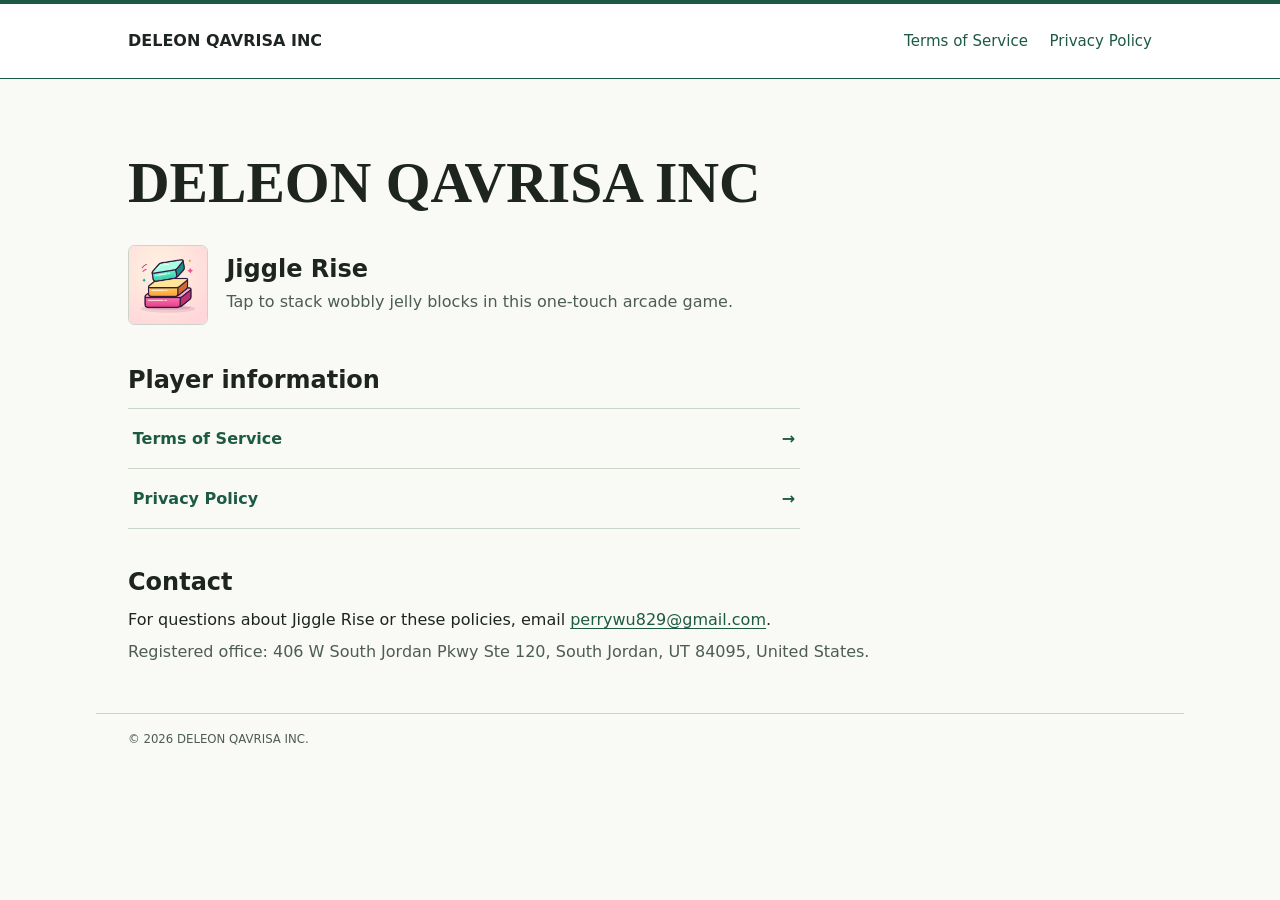
<file: index.html>
<!doctype html>
<html lang="en-US">
<head>
  <meta charset="utf-8">
  <meta name="viewport" content="width=device-width, initial-scale=1">
  <meta name="description" content="DELEON QAVRISA INC, publisher of Jiggle Rise. Game policies and support.">
  <title>DELEON QAVRISA INC | Jiggle Rise</title>
  <link rel="icon" href="./jigglerise.png" type="image/png">
  <link rel="stylesheet" href="./site.css">
</head>
<body>
  <a class="skip" href="#main">Skip to content</a>
  <header class="masthead">
    <div class="frame header-inner">
      <a class="brand" href="./index.html" aria-current="page">DELEON QAVRISA INC</a>
      <nav aria-label="Main navigation"><a href="./terms.html">Terms of Service</a><a href="./privacy.html">Privacy Policy</a></nav>
    </div>
  </header>
  <main id="main" class="frame">
    <section class="overview" aria-labelledby="company">
      <h1 id="company">DELEON QAVRISA INC</h1>
      <div class="game">
        <img src="./jigglerise.png" alt="Three colorful jelly blocks stacked at an angle" width="96" height="96">
        <div><h2>Jiggle Rise</h2><p>Tap to stack wobbly jelly blocks in this one-touch arcade game.</p></div>
      </div>
    </section>
    <section class="directory" aria-labelledby="player-info">
      <h2 id="player-info">Player information</h2>
      <a class="directory-link" href="./terms.html"><span>Terms of Service</span><span aria-hidden="true">&rarr;</span></a>
      <a class="directory-link" href="./privacy.html"><span>Privacy Policy</span><span aria-hidden="true">&rarr;</span></a>
    </section>
    <section class="contact" id="contact" aria-labelledby="contact-title">
      <h2 id="contact-title">Contact</h2>
      <p>For questions about Jiggle Rise or these policies, email <a href="mailto:perrywu829@gmail.com">perrywu829@gmail.com</a>.</p>
      <address>Registered office: 406 W South Jordan Pkwy Ste 120, South Jordan, UT 84095, United States.</address>
    </section>
  </main>
  <footer class="frame page-footer"><small>&copy; 2026 DELEON QAVRISA INC.</small></footer>
</body>
</html>
</file>
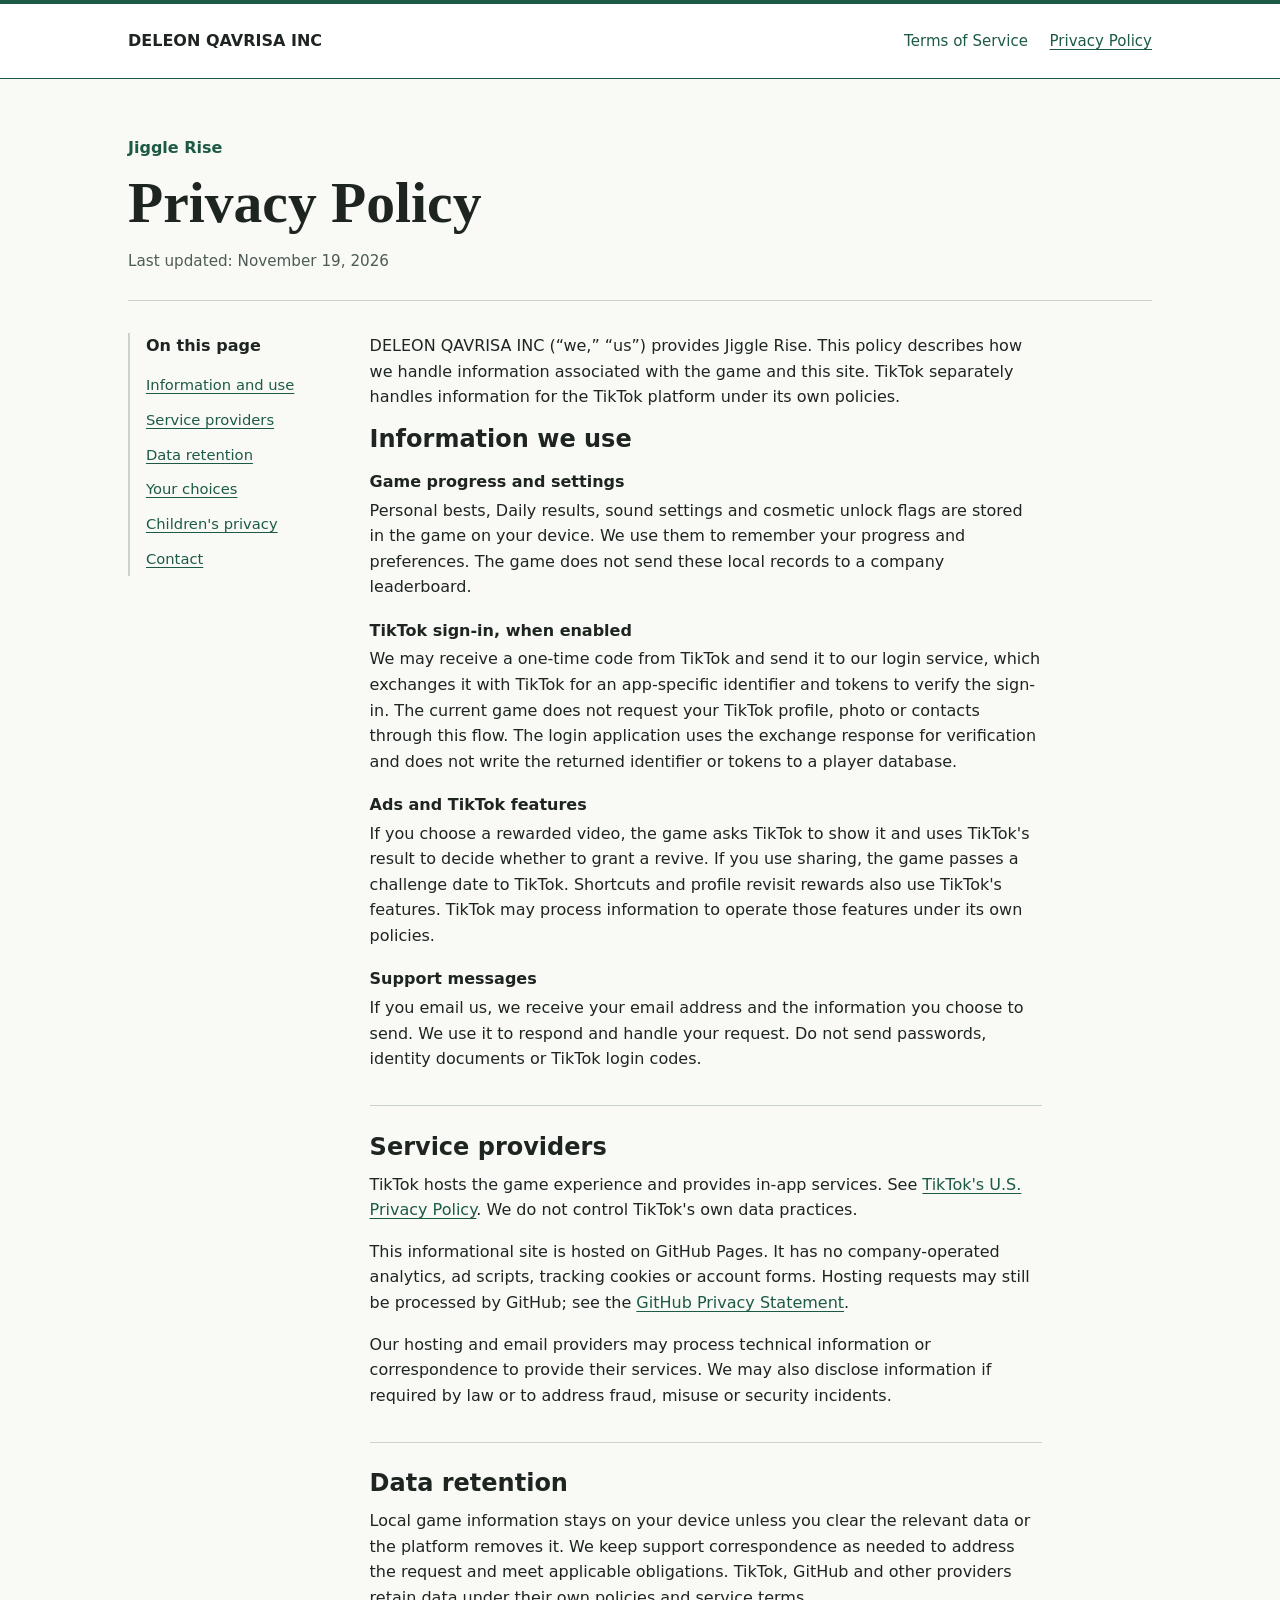
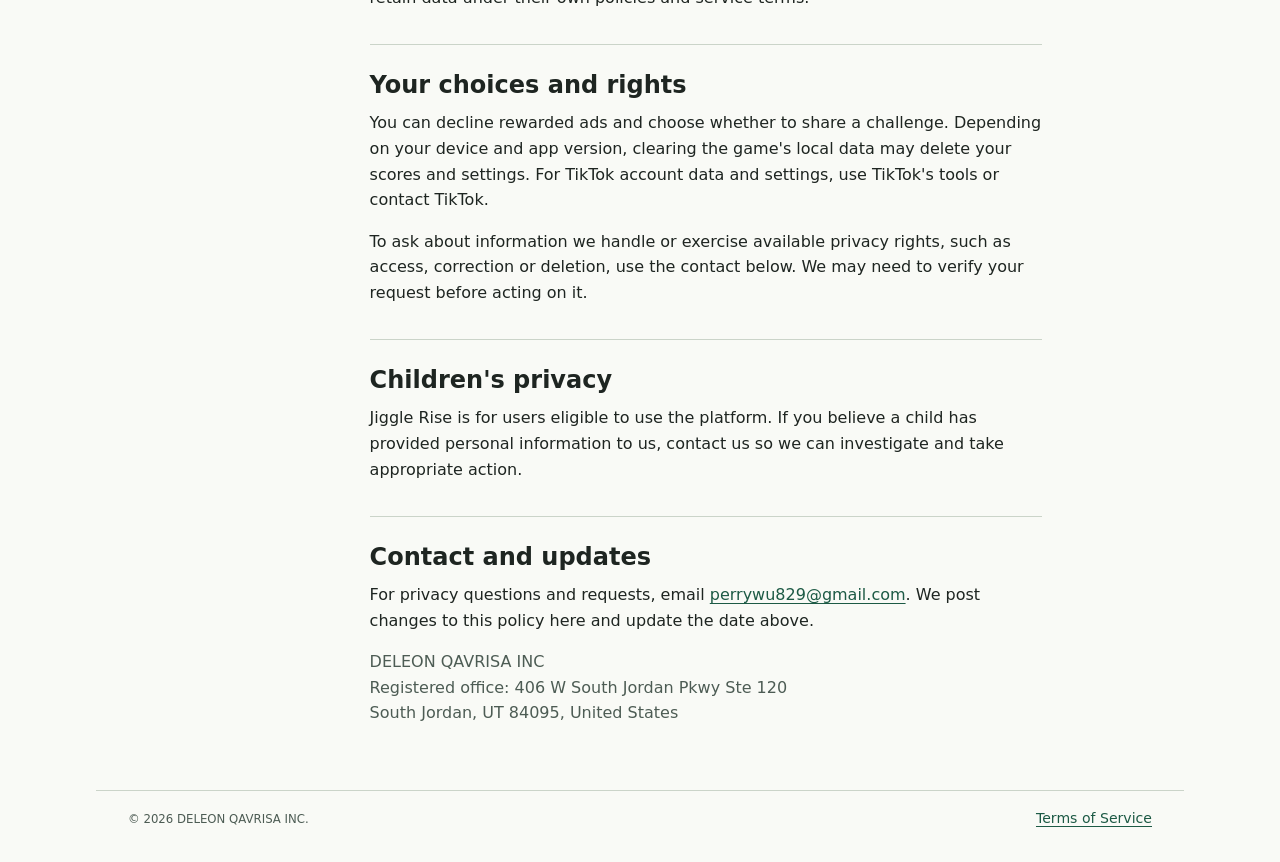
<file: privacy.html>
<!doctype html>
<html lang="en-US">
<head>
  <meta charset="utf-8">
  <meta name="viewport" content="width=device-width, initial-scale=1">
  <meta name="description" content="Privacy Policy for Jiggle Rise by DELEON QAVRISA INC.">
  <title>Privacy Policy | Jiggle Rise</title>
  <link rel="icon" href="./jigglerise.png" type="image/png">
  <link rel="stylesheet" href="./site.css">
</head>
<body>
  <a class="skip" href="#main">Skip to content</a>
  <header class="masthead">
    <div class="frame header-inner">
      <a class="brand" href="./index.html">DELEON QAVRISA INC</a>
      <nav aria-label="Main navigation"><a href="./terms.html">Terms of Service</a><a href="./privacy.html" aria-current="page">Privacy Policy</a></nav>
    </div>
  </header>
  <main id="main" class="frame policy">
    <header class="policy-header"><p class="label">Jiggle Rise</p><h1>Privacy Policy</h1><p class="revision">Last updated: <time datetime="2026-11-19">November 19, 2026</time></p></header>
    <div class="policy-grid">
      <nav class="contents" aria-label="On this page"><p>On this page</p><a href="#information">Information and use</a><a href="#providers">Service providers</a><a href="#retention">Data retention</a><a href="#choices">Your choices</a><a href="#children">Children's privacy</a><a href="#contact">Contact</a></nav>
      <article class="prose" aria-label="Privacy Policy">
        <p>DELEON QAVRISA INC (&ldquo;we,&rdquo; &ldquo;us&rdquo;) provides Jiggle Rise. This policy describes how we handle information associated with the game and this site. TikTok separately handles information for the TikTok platform under its own policies.</p>
        <section id="information"><h2>Information we use</h2>
          <dl>
            <dt>Game progress and settings</dt><dd>Personal bests, Daily results, sound settings and cosmetic unlock flags are stored in the game on your device. We use them to remember your progress and preferences. The game does not send these local records to a company leaderboard.</dd>
            <dt>TikTok sign-in, when enabled</dt><dd>We may receive a one-time code from TikTok and send it to our login service, which exchanges it with TikTok for an app-specific identifier and tokens to verify the sign-in. The current game does not request your TikTok profile, photo or contacts through this flow. The login application uses the exchange response for verification and does not write the returned identifier or tokens to a player database.</dd>
            <dt>Ads and TikTok features</dt><dd>If you choose a rewarded video, the game asks TikTok to show it and uses TikTok's result to decide whether to grant a revive. If you use sharing, the game passes a challenge date to TikTok. Shortcuts and profile revisit rewards also use TikTok's features. TikTok may process information to operate those features under its own policies.</dd>
            <dt>Support messages</dt><dd>If you email us, we receive your email address and the information you choose to send. We use it to respond and handle your request. Do not send passwords, identity documents or TikTok login codes.</dd>
          </dl>
        </section>
        <section id="providers"><h2>Service providers</h2><p>TikTok hosts the game experience and provides in-app services. See <a href="https://www.tiktok.com/legal/page/us/privacy-policy/en">TikTok's U.S. Privacy Policy</a>. We do not control TikTok's own data practices.</p><p>This informational site is hosted on GitHub Pages. It has no company-operated analytics, ad scripts, tracking cookies or account forms. Hosting requests may still be processed by GitHub; see the <a href="https://docs.github.com/en/site-policy/privacy-policies/github-general-privacy-statement">GitHub Privacy Statement</a>.</p><p>Our hosting and email providers may process technical information or correspondence to provide their services. We may also disclose information if required by law or to address fraud, misuse or security incidents.</p></section>
        <section id="retention"><h2>Data retention</h2><p>Local game information stays on your device unless you clear the relevant data or the platform removes it. We keep support correspondence as needed to address the request and meet applicable obligations. TikTok, GitHub and other providers retain data under their own policies and service terms.</p></section>
        <section id="choices"><h2>Your choices and rights</h2><p>You can decline rewarded ads and choose whether to share a challenge. Depending on your device and app version, clearing the game's local data may delete your scores and settings. For TikTok account data and settings, use TikTok's tools or contact TikTok.</p><p>To ask about information we handle or exercise available privacy rights, such as access, correction or deletion, use the contact below. We may need to verify your request before acting on it.</p></section>
        <section id="children"><h2>Children's privacy</h2><p>Jiggle Rise is for users eligible to use the platform. If you believe a child has provided personal information to us, contact us so we can investigate and take appropriate action.</p></section>
        <section id="contact"><h2>Contact and updates</h2><p>For privacy questions and requests, email <a href="mailto:perrywu829@gmail.com">perrywu829@gmail.com</a>. We post changes to this policy here and update the date above.</p><address>DELEON QAVRISA INC<br>Registered office: 406 W South Jordan Pkwy Ste 120<br>South Jordan, UT 84095, United States</address></section>
      </article>
    </div>
  </main>
  <footer class="frame page-footer"><small>&copy; 2026 DELEON QAVRISA INC.</small><a href="./terms.html">Terms of Service</a></footer>
</body>
</html>
</file>
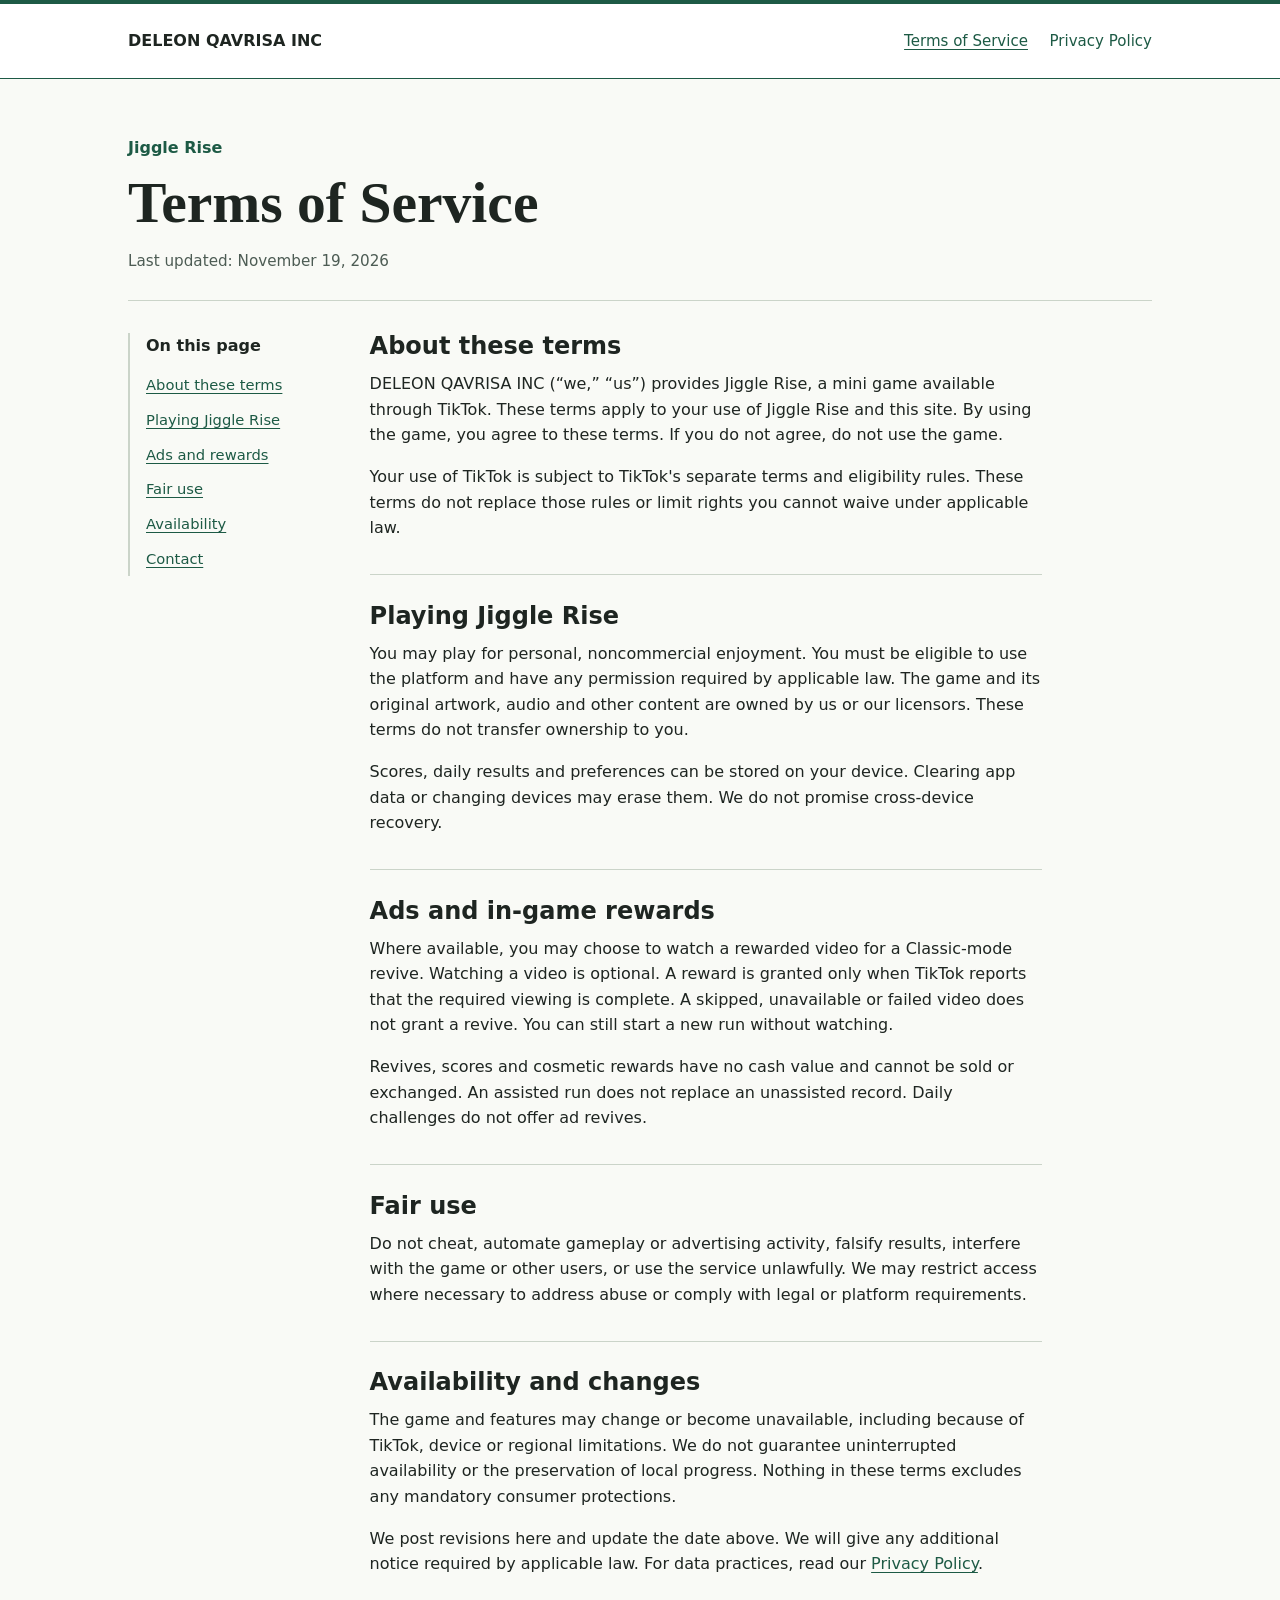
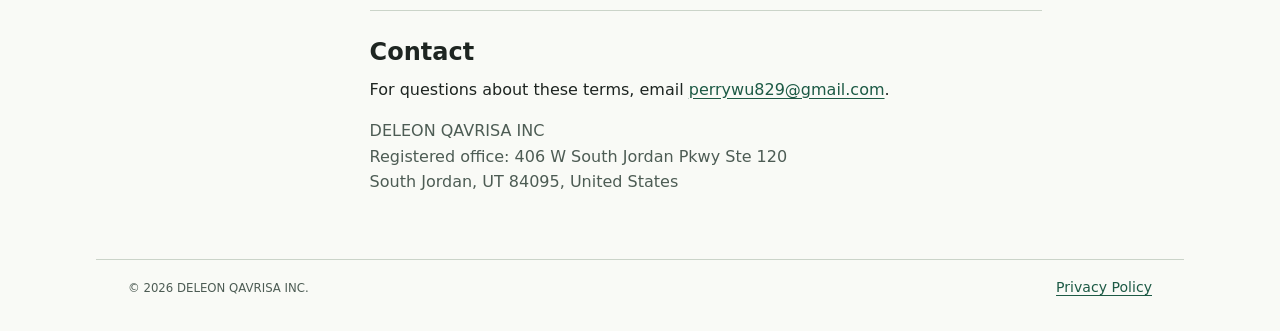
<file: terms.html>
<!doctype html>
<html lang="en-US">
<head>
  <meta charset="utf-8">
  <meta name="viewport" content="width=device-width, initial-scale=1">
  <meta name="description" content="Terms of Service for Jiggle Rise by DELEON QAVRISA INC.">
  <title>Terms of Service | Jiggle Rise</title>
  <link rel="icon" href="./jigglerise.png" type="image/png">
  <link rel="stylesheet" href="./site.css">
</head>
<body>
  <a class="skip" href="#main">Skip to content</a>
  <header class="masthead">
    <div class="frame header-inner">
      <a class="brand" href="./index.html">DELEON QAVRISA INC</a>
      <nav aria-label="Main navigation"><a href="./terms.html" aria-current="page">Terms of Service</a><a href="./privacy.html">Privacy Policy</a></nav>
    </div>
  </header>
  <main id="main" class="frame policy">
    <header class="policy-header"><p class="label">Jiggle Rise</p><h1>Terms of Service</h1><p class="revision">Last updated: <time datetime="2026-11-19">November 19, 2026</time></p></header>
    <div class="policy-grid">
      <nav class="contents" aria-label="On this page"><p>On this page</p><a href="#scope">About these terms</a><a href="#play">Playing Jiggle Rise</a><a href="#rewards">Ads and rewards</a><a href="#conduct">Fair use</a><a href="#availability">Availability</a><a href="#contact">Contact</a></nav>
      <article class="prose" aria-label="Terms of Service">
        <section id="scope"><h2>About these terms</h2><p>DELEON QAVRISA INC (&ldquo;we,&rdquo; &ldquo;us&rdquo;) provides Jiggle Rise, a mini game available through TikTok. These terms apply to your use of Jiggle Rise and this site. By using the game, you agree to these terms. If you do not agree, do not use the game.</p><p>Your use of TikTok is subject to TikTok's separate terms and eligibility rules. These terms do not replace those rules or limit rights you cannot waive under applicable law.</p></section>
        <section id="play"><h2>Playing Jiggle Rise</h2><p>You may play for personal, noncommercial enjoyment. You must be eligible to use the platform and have any permission required by applicable law. The game and its original artwork, audio and other content are owned by us or our licensors. These terms do not transfer ownership to you.</p><p>Scores, daily results and preferences can be stored on your device. Clearing app data or changing devices may erase them. We do not promise cross-device recovery.</p></section>
        <section id="rewards"><h2>Ads and in-game rewards</h2><p>Where available, you may choose to watch a rewarded video for a Classic-mode revive. Watching a video is optional. A reward is granted only when TikTok reports that the required viewing is complete. A skipped, unavailable or failed video does not grant a revive. You can still start a new run without watching.</p><p>Revives, scores and cosmetic rewards have no cash value and cannot be sold or exchanged. An assisted run does not replace an unassisted record. Daily challenges do not offer ad revives.</p></section>
        <section id="conduct"><h2>Fair use</h2><p>Do not cheat, automate gameplay or advertising activity, falsify results, interfere with the game or other users, or use the service unlawfully. We may restrict access where necessary to address abuse or comply with legal or platform requirements.</p></section>
        <section id="availability"><h2>Availability and changes</h2><p>The game and features may change or become unavailable, including because of TikTok, device or regional limitations. We do not guarantee uninterrupted availability or the preservation of local progress. Nothing in these terms excludes any mandatory consumer protections.</p><p>We post revisions here and update the date above. We will give any additional notice required by applicable law. For data practices, read our <a href="./privacy.html">Privacy Policy</a>.</p></section>
        <section id="contact"><h2>Contact</h2><p>For questions about these terms, email <a href="mailto:perrywu829@gmail.com">perrywu829@gmail.com</a>.</p><address>DELEON QAVRISA INC<br>Registered office: 406 W South Jordan Pkwy Ste 120<br>South Jordan, UT 84095, United States</address></section>
      </article>
    </div>
  </main>
  <footer class="frame page-footer"><small>&copy; 2026 DELEON QAVRISA INC.</small><a href="./privacy.html">Privacy Policy</a></footer>
</body>
</html>
</file>
<file: site.css>
:root {
  color-scheme: light;
  --paper: #f9faf6;
  --ink: #1e2521;
  --muted: #4d5c54;
  --line: #cbd4c9;
  --green: #1d5a45;
  --wash: #eaf1e7;
  font-family: system-ui, sans-serif;
  line-height: 1.6;
  color: var(--ink);
  background: var(--paper);
}

*, *::before, *::after { box-sizing: border-box; }
body { margin: 0; }
a { color: var(--green); text-underline-offset: .19em; }
a:hover { text-decoration-thickness: .13em; }
a:focus-visible { outline: 3px solid var(--green); outline-offset: 4px; }
p { margin: 0 0 1rem; }
h1, h2 { line-height: 1.12; margin: 0; }
h1 { font-size: 3.6rem; font-family: Georgia, serif; font-weight: 700; overflow-wrap: anywhere; }
h2 { font-size: 1.5rem; }
address { font-style: normal; color: var(--muted); }
.frame { max-width: 68rem; padding-inline: 2rem; margin-inline: auto; }
.masthead { border-block: 4px solid var(--green); border-bottom-width: 1px; background: white; }
.header-inner { display: flex; justify-content: space-between; align-items: center; gap: .6rem 1.75rem; min-height: 4.6rem; }
.brand { font-weight: 750; color: var(--ink); text-decoration: none; }
.masthead nav { display: flex; flex-wrap: wrap; align-items: center; gap: .55rem 1.35rem; font-size: .94rem; }
.masthead nav a { display: inline-flex; align-items: center; min-height: 2.7rem; text-decoration: none; }
.masthead nav a:hover, .masthead [aria-current="page"]:not(.brand) { text-decoration: underline; }
.skip { position: absolute; z-index: 10; top: .6rem; left: .6rem; background: white; padding: .65rem 1rem; transform: translateY(-180%); }
.skip:focus { transform: translateY(0); }

.overview { padding-block: 4.5rem 2.6rem; }
.game { display: flex; gap: 1.15rem; align-items: center; margin-block-start: 1.9rem; }
.game img { flex: none; width: 5rem; height: 5rem; border-radius: .4rem; border: 1px solid var(--line); }
.game p { margin: .4rem 0 0; color: var(--muted); }
.directory { max-width: 42rem; }
.directory h2 { margin-block-end: .85rem; }
.directory-link { display: flex; align-items: center; justify-content: space-between; gap: 1rem; min-height: 3.8rem; padding: .7rem .3rem; border-top: 1px solid var(--line); font-weight: 670; text-decoration: none; }
.directory-link:last-child { border-bottom: 1px solid var(--line); }
.directory-link:hover { background: var(--wash); text-decoration: underline; }
.contact { margin-block: 2.5rem 3rem; }
.contact h2 { margin-block-end: .7rem; }
.contact p { margin-block-end: .4rem; }

.policy-header { padding-block: 3.5rem 1.65rem; border-bottom: 1px solid var(--line); }
.label { color: var(--green); font-weight: 720; margin: 0 0 .7rem; }
.revision { color: var(--muted); font-size: .95rem; margin: .85rem 0 0; }
.policy-grid { display: grid; grid-template-columns: 13rem minmax(0, 42rem); gap: 2.1rem; margin-block: 2rem 4rem; }
.contents { align-self: start; position: sticky; top: 1rem; border-left: 2px solid var(--line); padding-left: 1rem; }
.contents p { margin-bottom: .55rem; font-weight: 690; }
.contents a { display: block; padding: .35rem 0; font-size: .92rem; }
.prose section { scroll-margin-top: 1.2rem; }
.prose section + section { margin-block-start: 2.1rem; padding-block-start: 1.7rem; border-top: 1px solid var(--line); }
.prose h2 { margin-block-end: .7rem; }
.prose section p:last-child, .prose section dl:last-child { margin-block-end: 0; }
.prose dt { font-weight: 690; }
.prose dd { margin: .2rem 0 1.1rem; }
.prose dd:last-child { margin-block-end: 0; }
.page-footer { border-top: 1px solid var(--line); display: flex; flex-wrap: wrap; align-items: baseline; justify-content: space-between; gap: .6rem 1rem; padding-block: 1rem 2rem; font-size: .88rem; color: var(--muted); }

@media (max-width: 48rem) {
  .frame { padding-inline: 1.2rem; }
  .header-inner { flex-wrap: wrap; padding-block: .85rem .25rem; column-gap: 1.3rem; row-gap: .15rem; }
  h1 { font-size: 2.65rem; }
  .overview, .policy-header { padding-block-start: 2.4rem; }
  .policy-grid { grid-template-columns: minmax(0, 1fr); gap: 1.8rem; }
  .contents { position: static; }
}

@media (max-width: 23rem) {
  h1 { font-size: 2.2rem; }
  .game img { width: 4rem; height: 4rem; }
}
</file>
